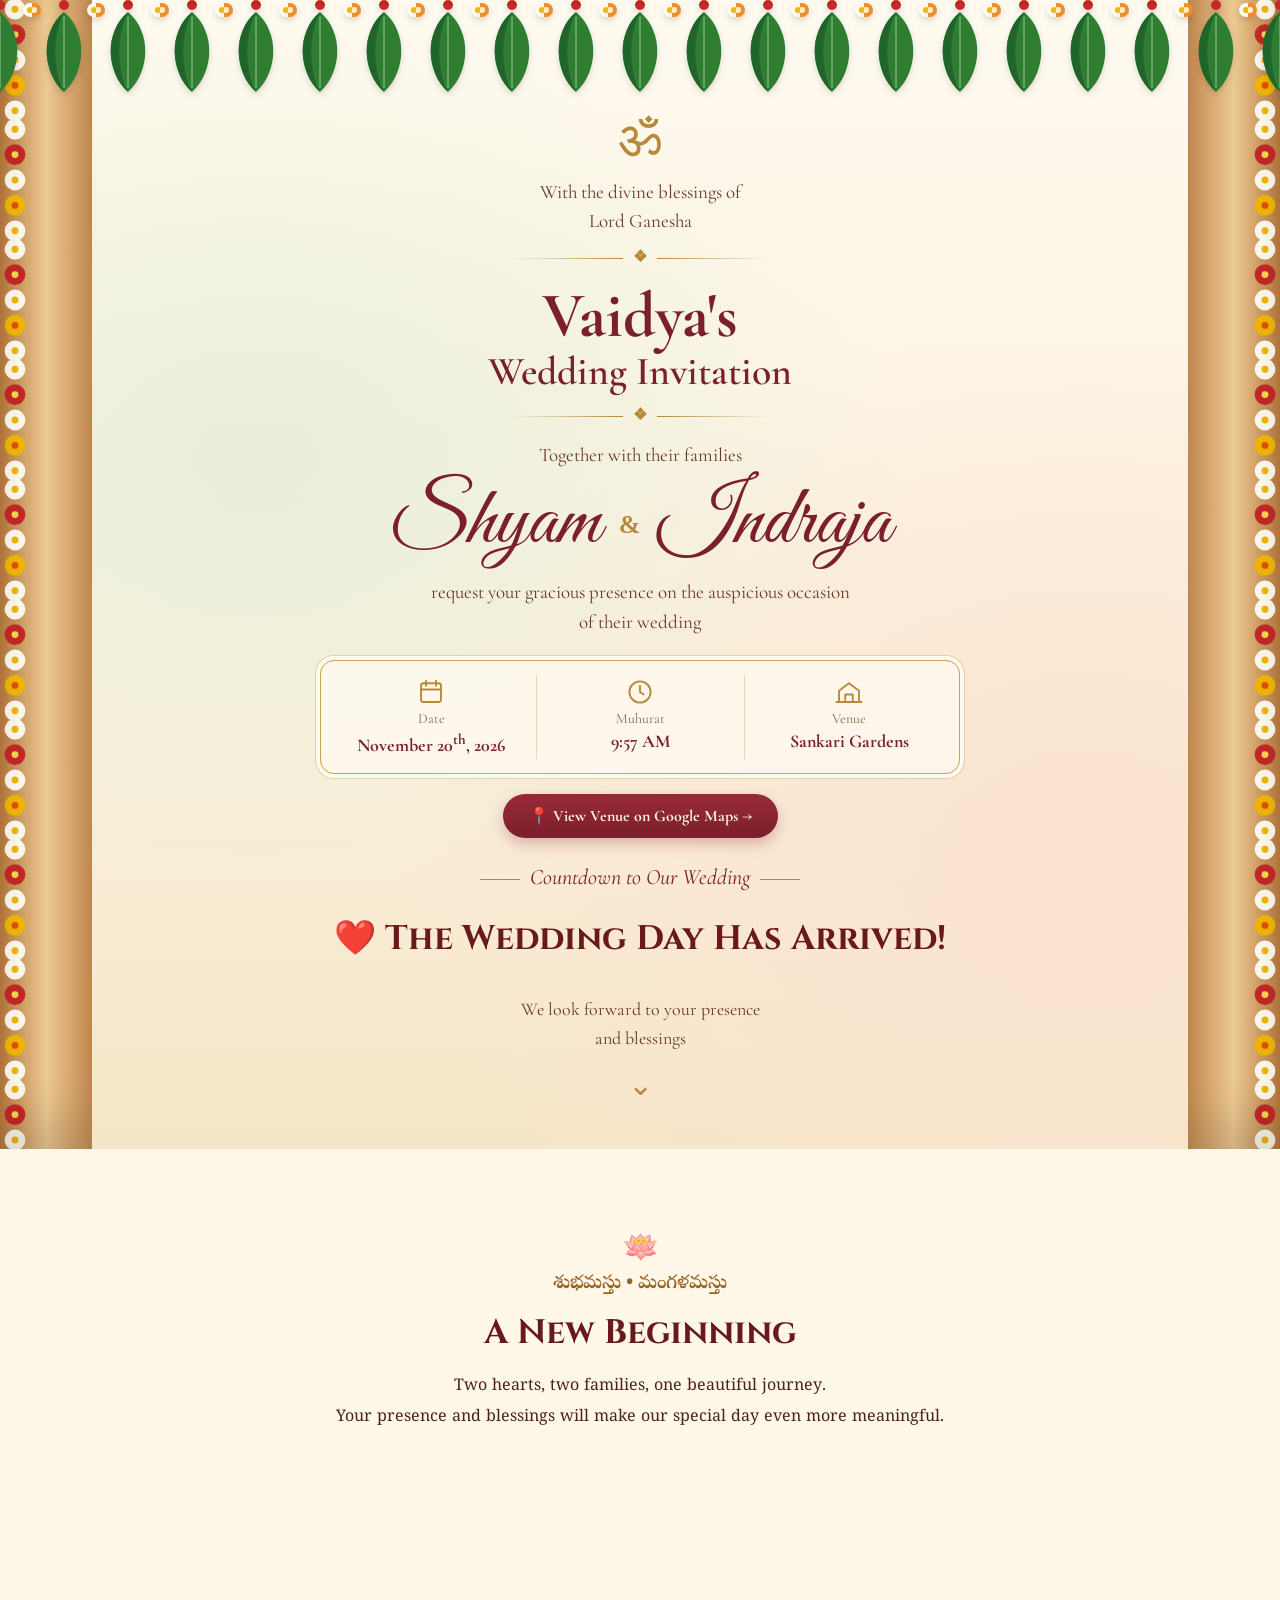
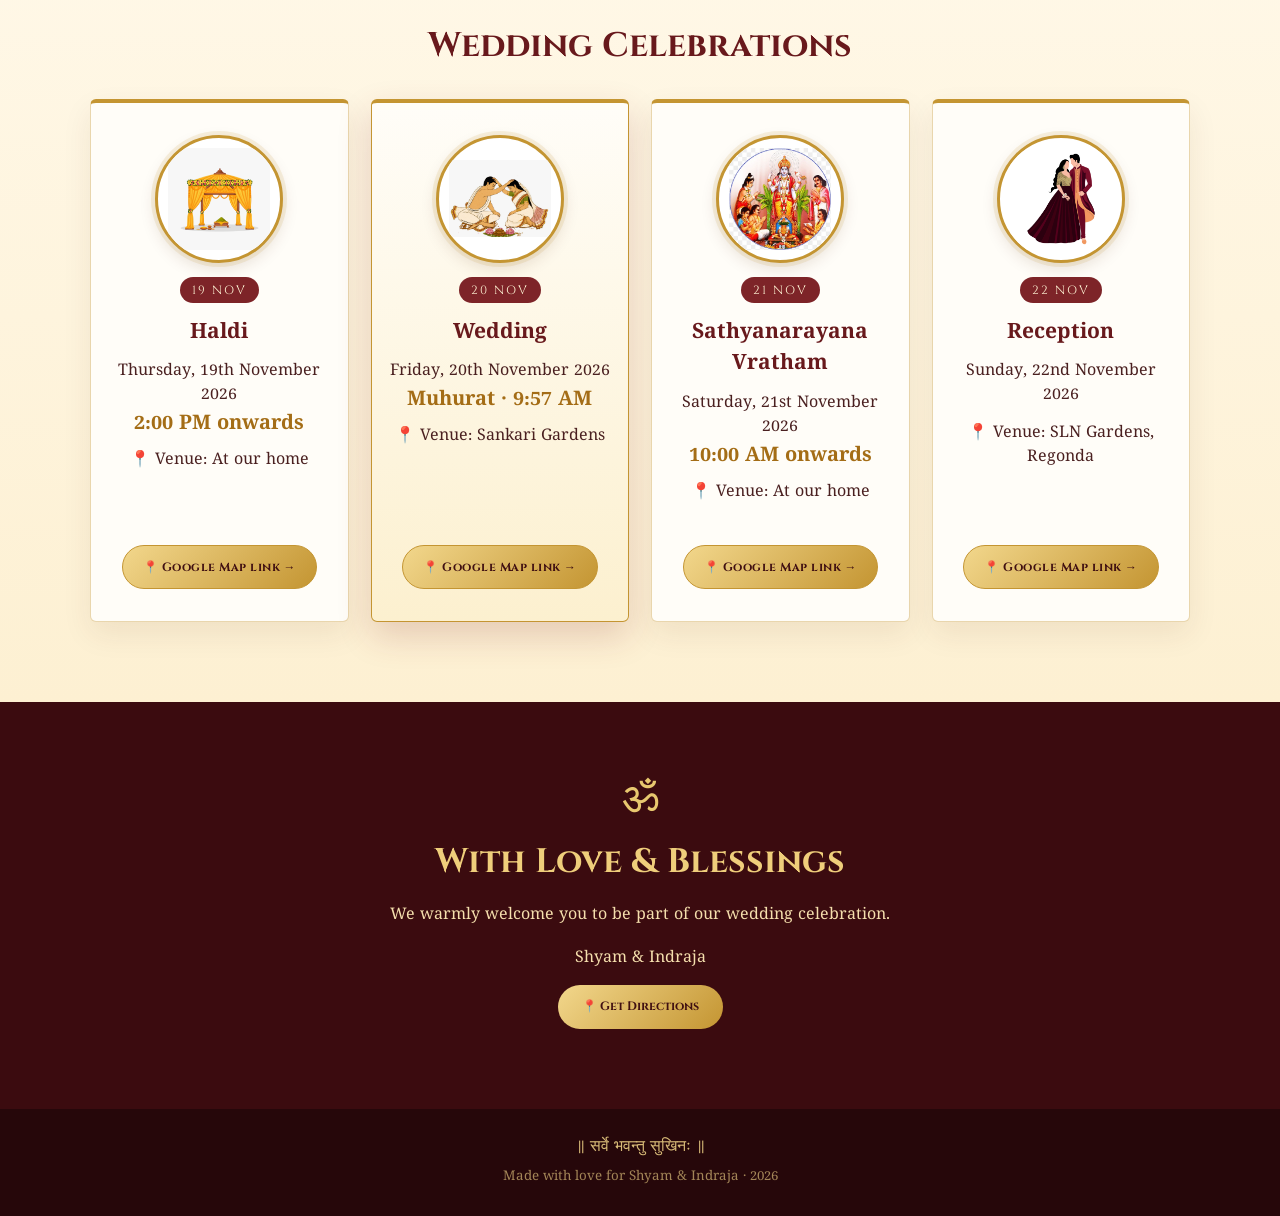
<file: index.html>
<!doctype html>
<html lang="en">
<head>
<meta charset="utf-8">
<meta name="viewport" content="width=device-width,initial-scale=1,viewport-fit=cover">
<title>Vaidya's Wedding Invitation </title>
<meta name="theme-color" content="#4a0c11">
<link rel="preconnect" href="https://fonts.googleapis.com">
<link rel="preconnect" href="https://fonts.gstatic.com" crossorigin>
<link href="https://fonts.googleapis.com/css2?family=Cinzel:wght@500;700&family=Cormorant+Garamond:wght@500;600;700&family=Great+Vibes&family=Noto+Serif+Telugu:wght@400;600;700&display=swap" rel="stylesheet">
<link rel="stylesheet" href="style.css">
</head>
<body>
<header class="hero">
  <div class="toran" aria-hidden="true"></div>
  <span class="pillar left" aria-hidden="true"></span>
  <span class="pillar right" aria-hidden="true"></span>

  <div class="om">ॐ</div>
  <p class="blessing">With the divine blessings of<br>Lord Ganesha</p>
  <div class="divider" aria-hidden="true"><i></i><b>❖</b><i></i></div>
  <h1>Vaidya's<small>Wedding Invitation</small></h1>
  <div class="divider" aria-hidden="true"><i></i><b>❖</b><i></i></div>
  <p class="together">Together with their families</p>
  <div class="couple"><span>Shyam</span><b>&amp;</b><span>Indraja</span></div>
  <p class="request">request your gracious presence on the auspicious occasion<br>of their wedding</p>

  <div class="details">
    <div>
      <svg viewBox="0 0 24 24" aria-hidden="true"><rect x="4" y="5" width="16" height="15" rx="2"/><path d="M4 10h16M8 3v4M16 3v4"/></svg>
      <small>Date</small><strong>November 20<sup>th</sup>, 2026</strong>
    </div>
    <div>
      <svg viewBox="0 0 24 24" aria-hidden="true"><circle cx="12" cy="12" r="8.5"/><path d="M12 7v5l3 2"/></svg>
      <small>Muhurat</small><strong>9:57 AM</strong>
    </div>
    <div>
      <svg viewBox="0 0 24 24" aria-hidden="true"><path d="M4 20V11l8-6 8 6v9M9 20v-6h6v6M2 20h20"/></svg>
      <small>Venue</small><strong>Sankari Gardens</strong>
    </div>
  </div>


  <a class="btn-maroon" href="https://www.google.com/maps?cid=8638041957849845384" target="_blank" rel="noopener">📍 View Venue on Google Maps →</a>

  <div class="cd-title"><span>Countdown to Our Wedding</span></div>
  <div id="countdown" class="countdown">
    <div><b id="days">--</b><small>Days</small></div>
    <div><b id="hours">--</b><small>Hours</small></div>
    <div><b id="minutes">--</b><small>Minutes</small></div>
    <div><b id="seconds">--</b><small>Seconds</small></div>
  </div>
  <p class="look">We look forward to your presence<br>and blessings</p>
  <a class="scroll" href="#events" aria-label="Scroll to events">⌄</a>
</header>

<main>
  <section class="reveal">
    <div class="lotus">🪷</div>
    <div class="telugu">శుభమస్తు • మంగళమస్తు</div>
    <h2>A New Beginning</h2>
    <p>Two hearts, two families, one beautiful journey.<br>
    Your presence and blessings will make our special day even more meaningful.</p>
  </section>

  <section id="events" class="events">
    <h2>Wedding Celebrations</h2>
    <div class="timeline">

      <article class="reveal">
        <div class="icon"><img src="assets/haldi.jpeg" alt="Haldi"></div>
        <span class="day">19 NOV</span>
        <h3>Haldi</h3>
        <p class="when">Thursday, 19th November 2026</p>
        <em>2:00 PM onwards</em>
        <p class="venue">📍 Venue: At our home</p>
        <a class="map-link" href="https://maps.app.goo.gl/aBhwWXDkzwVjXyqE9" target="_blank" rel="noopener">📍 Google Map link →</a>
      </article>

      <article class="reveal featured">
        <div class="icon"><img src="assets/wedding.jpeg" alt="Wedding"></div>
        <span class="day">20 NOV</span>
        <h3>Wedding</h3>
        <p class="when">Friday, 20th November 2026</p>
        <em>Muhurat · 9:57 AM</em>
        <p class="venue">📍 Venue: Sankari Gardens</p>
        <a class="map-link" href="https://www.google.com/maps?cid=8638041957849845384" target="_blank" rel="noopener">📍 Google Map link →</a>
      </article>

      <article class="reveal">
        <div class="icon"><img src="assets/sathyanarayana-vratham.jpeg" alt="Sathyanarayana Vratham"></div>
        <span class="day">21 NOV</span>
        <h3>Sathyanarayana Vratham</h3>
        <p class="when">Saturday, 21st November 2026</p>
        <em>10:00 AM onwards</em>
        <p class="venue">📍 Venue: At our home</p>
        <a class="map-link" href="https://maps.app.goo.gl/aBhwWXDkzwVjXyqE9" target="_blank" rel="noopener">📍 Google Map link →</a>
      </article>

      <article class="reveal">
        <div class="icon"><img src="assets/reception.jpeg" alt="Reception"></div>
        <span class="day">22 NOV</span>
        <h3>Reception</h3>
        <p class="when">Sunday, 22nd November 2026</p>
        <p class="venue">📍 Venue: SLN Gardens, Regonda</p>
        <a class="map-link" href="https://www.google.com/maps?cid=17077919046177103918" target="_blank" rel="noopener">📍 Google Map link →</a>
      </article>

    </div>
  </section>


  <section class="closing reveal">
    <div class="om">ॐ</div>
    <h2>With Love &amp; Blessings</h2>
    <p>We warmly welcome you to be part of our wedding celebration.</p>
    <div class="names">Shyam &amp; Indraja</div>
    <a class="btn" href="https://maps.app.goo.gl/aBhwWXDkzwVjXyqE9" target="_blank" rel="noopener">📍 Get Directions</a>
  </section>
</main>

<footer>॥ सर्वे भवन्तु सुखिनः ॥<br><small>Made with love for Shyam &amp; Indraja · 2026</small></footer>
<script src="script.js"></script>
</body>
</html>
</file>
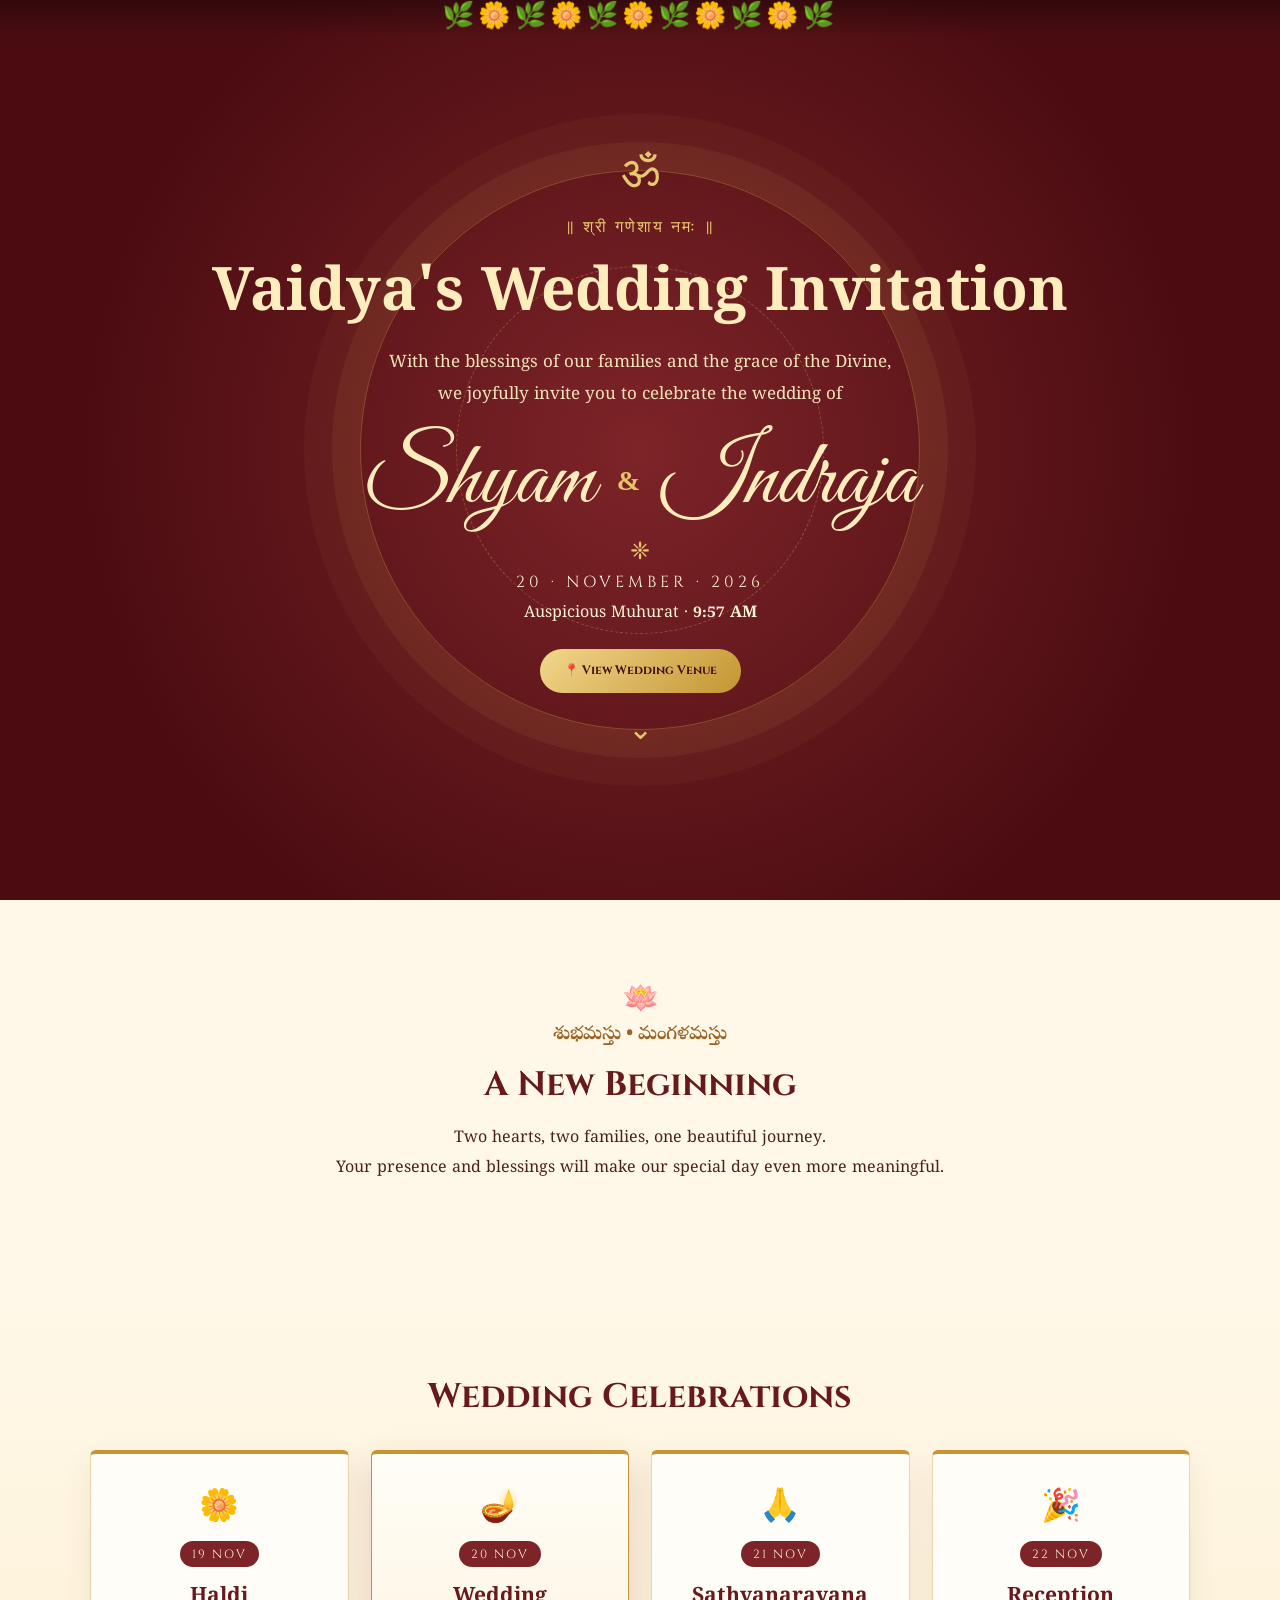
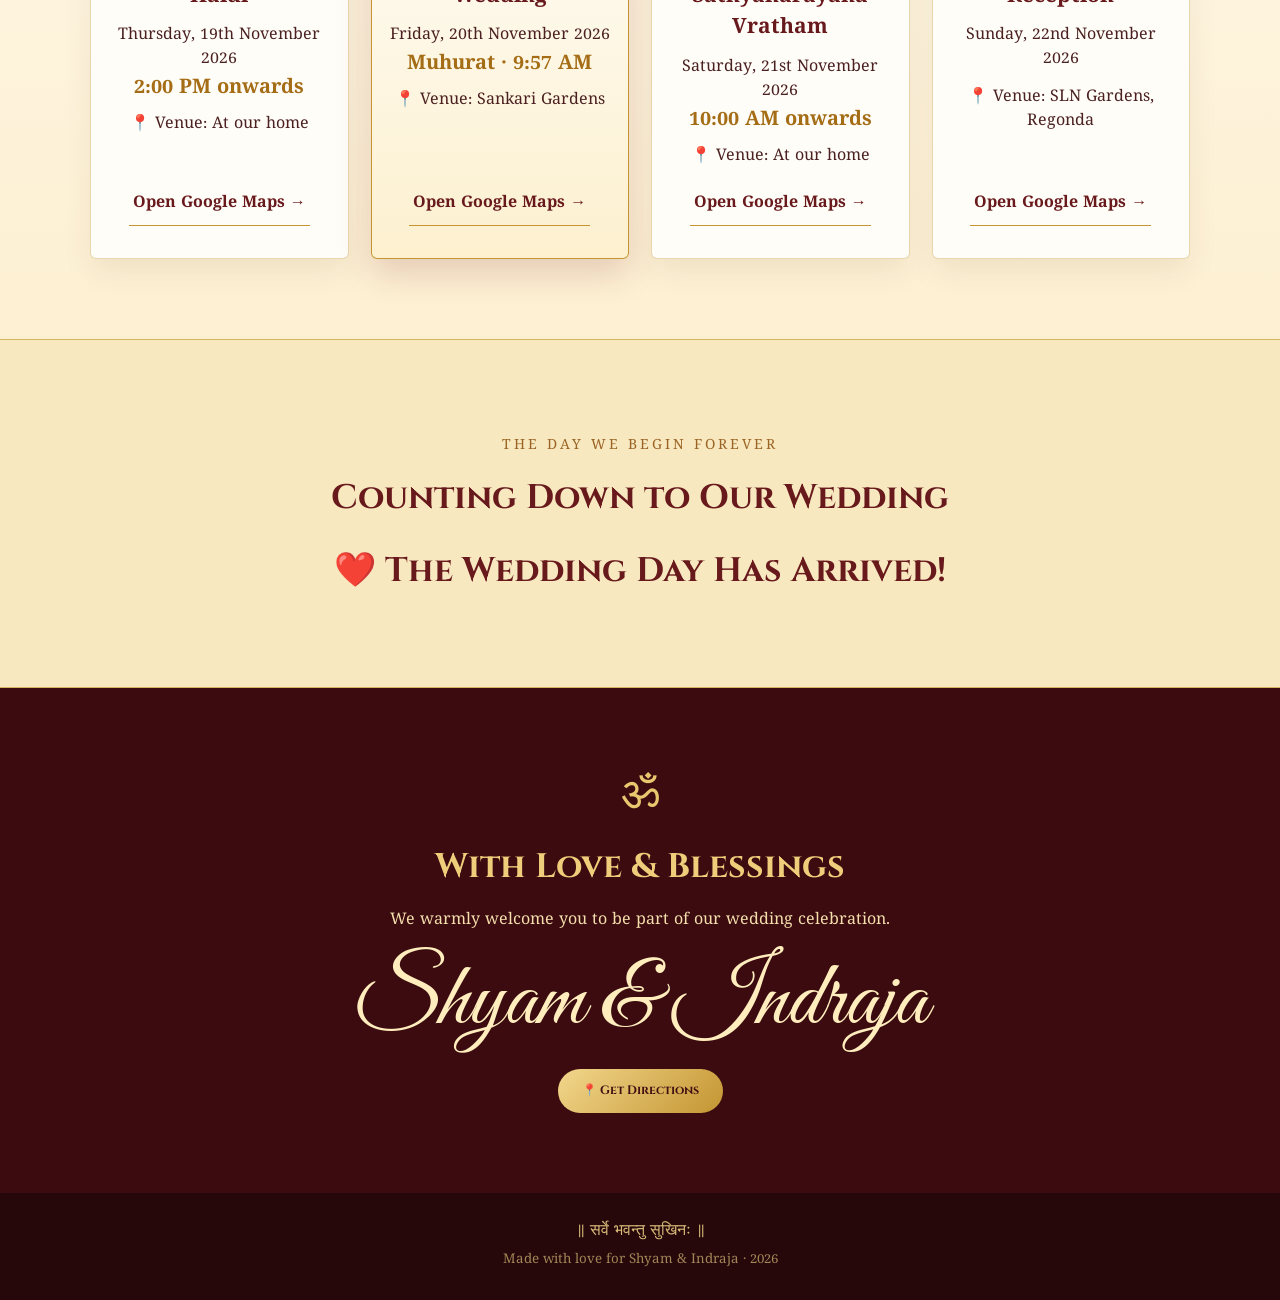
<file: vaidya_wedding_invitation/index.html>
<!doctype html>
<html lang="en">
<head>
<meta charset="utf-8">
<meta name="viewport" content="width=device-width,initial-scale=1,viewport-fit=cover">
<title>Vaidya's Wedding Invitation </title>
<meta name="theme-color" content="#4a0c11">
<link rel="preconnect" href="https://fonts.googleapis.com">
<link rel="preconnect" href="https://fonts.gstatic.com" crossorigin>
<link href="https://fonts.googleapis.com/css2?family=Cinzel:wght@500;700&family=Great+Vibes&family=Noto+Serif+Telugu:wght@400;600;700&display=swap" rel="stylesheet">
<link rel="stylesheet" href="style.css">
</head>
<body>
<header class="hero">
  <div class="mandala"></div>
  <div class="toran" aria-hidden="true">🌿🌼🌿🌼🌿🌼🌿🌼🌿🌼🌿</div>
  <div class="om">ॐ</div>
  <p class="shloka">॥ श्री गणेशाय नमः ॥</p>
  <h1>Vaidya's Wedding Invitation</h1>
  <div class="intro">With the blessings of our families and the grace of the Divine,<br>we joyfully invite you to celebrate the wedding of</div>
  <div class="couple"><span>Shyam</span><b>&amp;</b><span>Indraja</span></div>
  <div class="ornament">❈</div>
  <div class="date">20 · NOVEMBER · 2026</div>
  <div class="muhurat">Auspicious Muhurat · <strong>9:57 AM</strong></div>
  <a class="btn" href="https://maps.app.goo.gl/aBhwWXDkzwVjXyqE9" target="_blank" rel="noopener">📍 View Wedding Venue</a>
  <a class="scroll" href="#events" aria-label="Scroll to events">⌄</a>
</header>

<main>
  <section class="reveal">
    <div class="lotus">🪷</div>
    <div class="telugu">శుభమస్తు • మంగళమస్తు</div>
    <h2>A New Beginning</h2>
    <p>Two hearts, two families, one beautiful journey.<br>
    Your presence and blessings will make our special day even more meaningful.</p>
  </section>

  <section id="events" class="events">
    <h2>Wedding Celebrations</h2>
    <div class="timeline">

      <article class="reveal">
        <div class="icon">🌼</div>
        <span class="day">19 NOV</span>
        <h3>Haldi</h3>
        <p class="when">Thursday, 19th November 2026</p>
        <em>2:00 PM onwards</em>
        <p class="venue">📍 Venue: At our home</p>
        <a href="https://maps.app.goo.gl/REPLACE_HALDI_LINK" target="_blank" rel="noopener">Open Google Maps →</a>
      </article>

      <article class="reveal featured">
        <div class="icon">🪔</div>
        <span class="day">20 NOV</span>
        <h3>Wedding</h3>
        <p class="when">Friday, 20th November 2026</p>
        <em>Muhurat · 9:57 AM</em>
        <p class="venue">📍 Venue: Sankari Gardens</p>
        <a href="https://maps.app.goo.gl/aBhwWXDkzwVjXyqE9" target="_blank" rel="noopener">Open Google Maps →</a>
      </article>

      <article class="reveal">
        <div class="icon">🙏</div>
        <span class="day">21 NOV</span>
        <h3>Sathyanarayana Vratham</h3>
        <p class="when">Saturday, 21st November 2026</p>
        <em>10:00 AM onwards</em>
        <p class="venue">📍 Venue: At our home</p>
        <a href="https://maps.app.goo.gl/REPLACE_VRATHAM_LINK" target="_blank" rel="noopener">Open Google Maps →</a>
      </article>

      <article class="reveal">
        <div class="icon">🎉</div>
        <span class="day">22 NOV</span>
        <h3>Reception</h3>
        <p class="when">Sunday, 22nd November 2026</p>
        <p class="venue">📍 Venue: SLN Gardens, Regonda</p>
        <a href="https://maps.app.goo.gl/REPLACE_RECEPTION_LINK" target="_blank" rel="noopener">Open Google Maps →</a>
      </article>

    </div>
  </section>

  <section class="count reveal">
    <p>THE DAY WE BEGIN FOREVER</p>
    <h2>Counting Down to Our Wedding</h2>
    <div id="countdown" class="countdown">
      <div><b id="days">--</b><small>Days</small></div>
      <div><b id="hours">--</b><small>Hours</small></div>
      <div><b id="minutes">--</b><small>Minutes</small></div>
      <div><b id="seconds">--</b><small>Seconds</small></div>
    </div>
  </section>

  <section class="closing reveal">
    <div class="om">ॐ</div>
    <h2>With Love &amp; Blessings</h2>
    <p>We warmly welcome you to be part of our wedding celebration.</p>
    <div class="names">Shyam &amp; Indraja</div>
    <a class="btn" href="https://maps.app.goo.gl/aBhwWXDkzwVjXyqE9" target="_blank" rel="noopener">📍 Get Directions</a>
  </section>
</main>

<footer>॥ सर्वे भवन्तु सुखिनः ॥<br><small>Made with love for Shyam &amp; Indraja · 2026</small></footer>
<script src="script.js"></script>
</body>
</html>
</file>
<file: style.css>
*{box-sizing:border-box}
html{scroll-behavior:smooth;-webkit-text-size-adjust:100%}
body{margin:0;text-align:center;color:#4a2020;background:#fff8e8;font-family:'Noto Serif Telugu',Georgia,serif;overflow-x:hidden;padding-left:env(safe-area-inset-left);padding-right:env(safe-area-inset-right)}
img,svg{max-width:100%}
.hero{--maroon:#7a1f2b;--gold:#b8893a;min-height:100vh;min-height:100svh;display:flex;flex-direction:column;justify-content:flex-start;align-items:center;padding:clamp(90px,14vw,120px) clamp(44px,11vw,130px) 40px;position:relative;overflow:hidden;color:var(--maroon);background:radial-gradient(ellipse at 20% 40%,#e9efd9 0,transparent 45%),radial-gradient(ellipse at 85% 75%,#fbe3d0 0,transparent 45%),linear-gradient(#fffaf0,#fbf1dd 60%,#f6e6c8)}
.hero>*{position:relative}
.toran{position:absolute!important;top:0;left:0;right:0;height:clamp(60px,11vw,96px);background:url("data:image/svg+xml,%3Csvg xmlns=%22http://www.w3.org/2000/svg%22 width=%2264%22 height=%2296%22 viewBox=%220 0 64 96%22%3E%3Cpath d=%22M32 12C8 32 10 72 32 92C54 72 56 32 32 12Z%22 fill=%22%232f7d32%22/%3E%3Cpath d=%22M32 12C8 32 10 72 32 92C21 70 20 36 32 12Z%22 fill=%22%231f6428%22/%3E%3Cpath d=%22M32 16V88%22 stroke=%22%23a5d6a7%22 stroke-width=%221.2%22 opacity=%22.7%22/%3E%3Ccircle cx=%222%22 cy=%2210%22 r=%227%22 fill=%22%23f28c28%22/%3E%3Ccircle cx=%222%22 cy=%2210%22 r=%223%22 fill=%22%23fff3c4%22/%3E%3Ccircle cx=%2262%22 cy=%2210%22 r=%227%22 fill=%22%23fffaf0%22/%3E%3Ccircle cx=%2262%22 cy=%2210%22 r=%223%22 fill=%22%23f2b705%22/%3E%3Ccircle cx=%2232%22 cy=%225%22 r=%225%22 fill=%22%23c62828%22/%3E%3C/svg%3E") repeat-x top center/auto 100%;z-index:3;pointer-events:none;filter:drop-shadow(0 3px 3px #0002)}
.pillar{position:absolute!important;top:0;bottom:0;width:clamp(30px,8vw,92px);z-index:2;box-shadow:inset 0 -30px 40px #0000001f}
.pillar.left{left:0;background:url("data:image/svg+xml,%3Csvg xmlns=%22http://www.w3.org/2000/svg%22 width=%2226%22 height=%22104%22 viewBox=%220 0 26 104%22%3E%3Ccircle cx=%2213%22 cy=%228%22 r=%229%22 fill=%22%23fffaf0%22/%3E%3Ccircle cx=%2213%22 cy=%228%22 r=%223%22 fill=%22%23f2b705%22/%3E%3Ccircle cx=%2213%22 cy=%2230%22 r=%229%22 fill=%22%23c62828%22/%3E%3Ccircle cx=%2213%22 cy=%2230%22 r=%223%22 fill=%22%23ffd54f%22/%3E%3Ccircle cx=%2213%22 cy=%2252%22 r=%229%22 fill=%22%23fffaf0%22/%3E%3Ccircle cx=%2213%22 cy=%2252%22 r=%223%22 fill=%22%23f2b705%22/%3E%3Ccircle cx=%2213%22 cy=%2274%22 r=%229%22 fill=%22%23f2b705%22/%3E%3Ccircle cx=%2213%22 cy=%2274%22 r=%223%22 fill=%22%23e65100%22/%3E%3Ccircle cx=%2213%22 cy=%2296%22 r=%229%22 fill=%22%23fffaf0%22/%3E%3Ccircle cx=%2213%22 cy=%2296%22 r=%223%22 fill=%22%23f2b705%22/%3E%3C/svg%3E") repeat-y left top/clamp(14px,3vw,30px) auto,linear-gradient(90deg,#b97a3e,#ecc993 50%,#c98f52)}
.pillar.right{right:0;background:url("data:image/svg+xml,%3Csvg xmlns=%22http://www.w3.org/2000/svg%22 width=%2226%22 height=%22104%22 viewBox=%220 0 26 104%22%3E%3Ccircle cx=%2213%22 cy=%228%22 r=%229%22 fill=%22%23fffaf0%22/%3E%3Ccircle cx=%2213%22 cy=%228%22 r=%223%22 fill=%22%23f2b705%22/%3E%3Ccircle cx=%2213%22 cy=%2230%22 r=%229%22 fill=%22%23c62828%22/%3E%3Ccircle cx=%2213%22 cy=%2230%22 r=%223%22 fill=%22%23ffd54f%22/%3E%3Ccircle cx=%2213%22 cy=%2252%22 r=%229%22 fill=%22%23fffaf0%22/%3E%3Ccircle cx=%2213%22 cy=%2252%22 r=%223%22 fill=%22%23f2b705%22/%3E%3Ccircle cx=%2213%22 cy=%2274%22 r=%229%22 fill=%22%23f2b705%22/%3E%3Ccircle cx=%2213%22 cy=%2274%22 r=%223%22 fill=%22%23e65100%22/%3E%3Ccircle cx=%2213%22 cy=%2296%22 r=%229%22 fill=%22%23fffaf0%22/%3E%3Ccircle cx=%2213%22 cy=%2296%22 r=%223%22 fill=%22%23f2b705%22/%3E%3C/svg%3E") repeat-y right top/clamp(14px,3vw,30px) auto,linear-gradient(270deg,#b97a3e,#ecc993 50%,#c98f52)}
.om{font-size:clamp(34px,7vw,52px);color:var(--gold);line-height:1;margin-bottom:6px}
.blessing{margin:0!important;font-family:'Cormorant Garamond',serif;font-size:clamp(14px,3.6vw,19px);line-height:1.5!important;color:#6b3a2a}
.divider{display:flex;align-items:center;justify-content:center;gap:10px;color:var(--gold);margin:12px 0;width:min(260px,70%)}
.divider i{flex:1;height:1px;background:linear-gradient(90deg,transparent,var(--gold))}
.divider i:last-child{background:linear-gradient(270deg,transparent,var(--gold))}
.hero h1{font-family:'Cormorant Garamond',serif;font-weight:700;font-size:clamp(40px,10vw,64px);margin:0;color:var(--maroon);line-height:1.05}
.hero h1 small{display:block;font-family:'Cormorant Garamond',serif;font-weight:600;font-size:.62em;letter-spacing:0;text-transform:none;color:var(--maroon);margin-top:2px}
.together,.request{font-family:'Cormorant Garamond',serif;font-size:clamp(14px,3.6vw,19px);color:#6b3a2a;margin:0!important;line-height:1.6!important}
.couple{display:flex;gap:clamp(8px,2vw,18px);align-items:center;justify-content:center;flex-wrap:nowrap;margin:6px 0 4px}
.couple span{font-family:'Great Vibes',cursive;font-size:clamp(44px,11vw,84px);color:var(--maroon);line-height:1.15}
.couple b{font-family:Georgia,serif;font-size:clamp(16px,3.5vw,26px);color:var(--gold)}
.details{display:grid;grid-template-columns:repeat(3,1fr);width:min(100%,640px);margin:22px 0 20px;padding:14px 6px;border:1px solid #c9a35a;border-radius:14px;background:#fffaf0cc;box-shadow:0 0 0 4px #fffaf0,0 0 0 5px #c9a35a66}
.details>div{display:flex;flex-direction:column;align-items:center;gap:3px;padding:2px 8px;border-left:1px solid #c9a35a66}
.details>div:first-child{border-left:0}
.details svg{width:clamp(22px,5vw,30px);height:clamp(22px,5vw,30px);fill:none;stroke:var(--gold);stroke-width:1.5;stroke-linecap:round;stroke-linejoin:round}
.details small{font-family:'Cormorant Garamond',serif;font-size:clamp(11px,2.8vw,14px);color:#8a6a4a}
.details strong{font-family:'Cormorant Garamond',serif;font-size:clamp(13px,3.4vw,18px);font-weight:700;color:var(--maroon);line-height:1.3}
.btn-maroon{display:inline-flex;align-items:center;justify-content:center;min-height:44px;padding:11px 26px;border-radius:30px;background:linear-gradient(#9a2a38,#7a1f2b);color:#fff4e0;text-decoration:none;font-family:'Cormorant Garamond',serif;font-weight:700;font-size:clamp(13px,3.4vw,16px);box-shadow:0 6px 14px #7a1f2b44;transition:transform .2s}
.btn-maroon:hover{transform:translateY(-2px)}
.cd-title{margin:26px 0 12px;font-family:'Cormorant Garamond',serif;font-style:italic;font-size:clamp(16px,4vw,22px);color:var(--maroon)}
.cd-title span:before,.cd-title span:after{content:'';display:inline-block;width:clamp(18px,6vw,40px);height:1px;background:var(--gold);vertical-align:middle;margin:0 10px}
.countdown{display:flex;justify-content:center;gap:clamp(6px,2vw,12px);flex-wrap:nowrap}
.countdown>div{width:clamp(58px,17vw,84px);padding:10px 4px;background:#fffaf0cc;border:1px solid #c9a35a;border-radius:8px;box-shadow:inset 0 0 0 3px #fffaf0,inset 0 0 0 4px #c9a35a44}
.countdown b{display:block;font-family:'Cormorant Garamond',serif;font-size:clamp(22px,6vw,30px);color:var(--maroon);line-height:1.1}
.countdown small{font-family:'Cormorant Garamond',serif;font-size:clamp(10px,2.6vw,12px);color:#8a6a4a}
.look{font-family:'Cormorant Garamond',serif;font-size:clamp(14px,3.6vw,18px);color:#6b3a2a;margin:20px 0 0!important;line-height:1.6!important}
.scroll{margin-top:14px;color:var(--gold);font-size:30px;text-decoration:none;animation:bob 1.8s ease-in-out infinite}
@keyframes bob{50%{transform:translateY(6px)}}
.btn{display:inline-block;padding:13px 24px;border-radius:30px;text-decoration:none;color:#401012;background:linear-gradient(135deg,#f2d78c,#c49532);font-family:Cinzel,serif;font-size:12px;font-weight:700;min-height:44px;transition:transform .2s}
.btn:hover{transform:translateY(-2px)}
section{padding:clamp(50px,9vw,80px) clamp(16px,4vw,24px)}
.lotus{font-size:30px}
.telugu{color:#9a6424;font-size:clamp(16px,4vw,19px);font-weight:600}
h2{font-family:Cinzel,serif;color:#68191c;font-size:clamp(22px,5vw,34px);margin:.4em 0}
section p{line-height:1.9;max-width:640px;margin-left:auto;margin-right:auto}

/* Events timeline */
.events{background:linear-gradient(#fff8e8,#fdf0d2)}
.timeline{display:grid;grid-template-columns:repeat(auto-fit,minmax(min(100%,250px),1fr));gap:22px;max-width:1100px;margin:30px auto 0}
.timeline article{height:100%;background:#fffdf8;border:1px solid #c89b3c66;border-top:4px solid #c49532;padding:32px 18px;box-shadow:0 12px 30px #51250f14;border-radius:6px;display:flex;flex-direction:column;align-items:center}
.timeline article.featured{background:linear-gradient(#fffdf8,#fcf0cf);border-color:#c49532;box-shadow:0 14px 34px #7d242830}
.icon{width:128px;height:128px;border-radius:50%;background:#fff;border:3px solid #c49532;box-shadow:0 0 0 4px #c4953222,0 6px 16px #51250f22;display:flex;align-items:center;justify-content:center;overflow:hidden;flex-shrink:0;margin-bottom:4px}
.icon img{width:100%;height:100%;object-fit:contain;padding:10px;display:block}
.day{font-family:Cinzel,serif;letter-spacing:2px;font-size:12px;color:#fff4d5;background:#7d2428;padding:5px 12px;border-radius:20px;margin:10px 0}
.timeline h3{margin:6px 0;font-size:clamp(18px,4.5vw,21px);color:#68191c;line-height:1.5}
.timeline h3 small{display:block;font-family:Cinzel,serif;font-size:13px;letter-spacing:1px;color:#9a6424}
.timeline .when{margin:4px 0;line-height:1.5}
.timeline em{font-style:normal;color:#a46d16;font-weight:700;font-size:clamp(17px,4vw,20px)}
.timeline .venue{margin:10px 0 16px;line-height:1.5;flex:1;min-height:3em}
.timeline .map-link{display:inline-flex;align-items:center;justify-content:center;gap:4px;margin-top:auto;min-height:44px;padding:10px 20px;border-radius:30px;border:1px solid #c49532;background:linear-gradient(135deg,#f2d78c,#c49532);color:#401012;font-family:Cinzel,serif;font-size:12px;font-weight:700;letter-spacing:.5px;text-decoration:none;transition:transform .2s,box-shadow .2s}
.timeline .map-link:hover{transform:translateY(-2px);box-shadow:0 6px 14px #7d242830}

.closing{background:#3b0b0f;color:#f5dfad}
.closing .om{font-size:44px;color:#e8c86f}
.closing h2{color:#efce7b}
.closing p{color:#f5dfad}
.closing .btn{margin-top:15px}
footer{background:#26070a;color:#d8bb78;padding:25px 16px calc(25px + env(safe-area-inset-bottom));line-height:1.8}
footer small{opacity:.7}

/* Scroll reveal */
.reveal{opacity:0;transform:translateY(24px);transition:opacity .8s ease,transform .8s ease}
.reveal.in{opacity:1;transform:none}

@media(max-width:650px){.timeline article{padding:26px 16px}}
@media(min-width:1000px){.timeline{grid-template-columns:repeat(4,1fr)}}
@media(max-height:560px) and (orientation:landscape){.hero{min-height:auto}}
@media(prefers-reduced-motion:reduce){*{animation:none!important;transition:none!important}.reveal{opacity:1;transform:none}html{scroll-behavior:auto}}
@media(max-width:520px){.request br{display:none}}
</file>
<file: vaidya_wedding_invitation/style.css>
*{box-sizing:border-box}
html{scroll-behavior:smooth;-webkit-text-size-adjust:100%}
body{margin:0;text-align:center;color:#4a2020;background:#fff8e8;font-family:'Noto Serif Telugu',Georgia,serif;overflow-x:hidden;padding-left:env(safe-area-inset-left);padding-right:env(safe-area-inset-right)}
img,svg{max-width:100%}
.hero{min-height:100vh;min-height:100svh;display:flex;flex-direction:column;justify-content:center;align-items:center;padding:clamp(40px,8vh,70px) 18px;position:relative;overflow:hidden;color:#fff4d5;background:radial-gradient(circle,#7d2428,#4a0c11 72%)}
.hero>*{position:relative}
.mandala{position:absolute!important;width:min(85vw,560px);aspect-ratio:1;border:1px solid #d9b45b55;border-radius:50%;box-shadow:0 0 0 clamp(14px,3vw,28px) #d9b45b12,0 0 0 clamp(28px,6vw,56px) #d9b45b0a;animation:spin 90s linear infinite}
.mandala:after{content:'';position:absolute;inset:17%;border:1px dashed #d9b45b55;border-radius:50%}
@keyframes spin{to{transform:rotate(360deg)}}
.toran{position:absolute!important;top:0;left:0;right:0;padding-top:env(safe-area-inset-top);font-size:clamp(16px,4vw,26px);white-space:nowrap;overflow:hidden;letter-spacing:4px;background:linear-gradient(#26070aaa,transparent)}
.om{font-size:clamp(34px,6vw,46px);color:#e8c86f}
.shloka{letter-spacing:2px;color:#e8c86f;line-height:1.8;margin:6px 0;font-size:clamp(13px,3.4vw,16px)}
.shloka span{font-size:.85em;opacity:.85}
.hero h1{font-size:clamp(34px,8vw,60px);margin:10px 0;color:#ffedbd;line-height:1.3}
.hero h1 small{display:block;font-family:Cinzel,serif;font-size:clamp(12px,3vw,18px);letter-spacing:4px;text-transform:uppercase;color:#e8c86f;margin-top:4px}
.intro{line-height:1.9;color:#f5e3bc;max-width:640px;font-size:clamp(14px,3.6vw,17px)}
.intro em{font-size:.9em;opacity:.9}
.couple{display:flex;gap:clamp(10px,3vw,22px);align-items:center;justify-content:center;flex-wrap:wrap;margin:18px 0 5px}
.couple span,.names{font-family:'Great Vibes',cursive;font-size:clamp(54px,13vw,92px);color:#ffedbd;line-height:1.1}
.couple b{font-family:Georgia;font-size:clamp(20px,4vw,28px);color:#e7c46b}
.ornament{font-size:24px;color:#e7c46b}
.date{font-family:Cinzel,serif;letter-spacing:clamp(2px,1vw,4px);font-size:clamp(13px,3.4vw,16px)}
.muhurat{margin:10px 0 24px;font-size:clamp(13px,3.4vw,16px)}
.btn{display:inline-block;padding:13px 24px;border-radius:30px;text-decoration:none;color:#401012;background:linear-gradient(135deg,#f2d78c,#c49532);font-family:Cinzel,serif;font-size:12px;font-weight:700;min-height:44px;transition:transform .2s}
.btn:hover{transform:translateY(-2px)}
.scroll{margin-top:18px;color:#e8c86f;font-size:30px;text-decoration:none;animation:bob 1.8s ease-in-out infinite}
@keyframes bob{50%{transform:translateY(6px)}}
section{padding:clamp(50px,9vw,80px) clamp(16px,4vw,24px)}
.lotus{font-size:30px}
.telugu{color:#9a6424;font-size:clamp(16px,4vw,19px);font-weight:600}
h2{font-family:Cinzel,serif;color:#68191c;font-size:clamp(22px,5vw,34px);margin:.4em 0}
section p{line-height:1.9;max-width:640px;margin-left:auto;margin-right:auto}

/* Events timeline */
.events{background:linear-gradient(#fff8e8,#fdf0d2)}
.timeline{display:grid;grid-template-columns:repeat(auto-fit,minmax(min(100%,250px),1fr));gap:22px;max-width:1100px;margin:30px auto 0}
.timeline article{background:#fffdf8;border:1px solid #c89b3c66;border-top:4px solid #c49532;padding:32px 18px;box-shadow:0 12px 30px #51250f14;border-radius:6px;display:flex;flex-direction:column;align-items:center}
.timeline article.featured{background:linear-gradient(#fffdf8,#fcf0cf);border-color:#c49532;box-shadow:0 14px 34px #7d242830}
.icon{font-size:32px}
.day{font-family:Cinzel,serif;letter-spacing:2px;font-size:12px;color:#fff4d5;background:#7d2428;padding:5px 12px;border-radius:20px;margin:10px 0}
.timeline h3{margin:6px 0;font-size:clamp(18px,4.5vw,21px);color:#68191c;line-height:1.5}
.timeline h3 small{display:block;font-family:Cinzel,serif;font-size:13px;letter-spacing:1px;color:#9a6424}
.timeline .when{margin:4px 0;line-height:1.5}
.timeline em{font-style:normal;color:#a46d16;font-weight:700;font-size:clamp(17px,4vw,20px)}
.timeline .venue{margin:10px 0 14px;line-height:1.5;flex:1}
.timeline a{color:#68191c;font-weight:700;text-decoration:none;padding:10px 4px;border-bottom:1px solid #c49532}

/* Countdown */
.count{background:#f8e8bf;border-top:1px solid #d7b55d;border-bottom:1px solid #d7b55d}
.count>p{letter-spacing:3px;color:#9a6424;font-size:clamp(11px,3vw,14px)}
.countdown{display:flex;justify-content:center;gap:clamp(8px,2vw,14px);flex-wrap:wrap}
.countdown>div{min-width:clamp(66px,20vw,95px);padding:16px 10px;background:#fffdf8;border:1px solid #c89b3c88;border-radius:6px}
.countdown b{display:block;font-family:Cinzel,serif;font-size:clamp(22px,6vw,30px);color:#68191c}
.countdown small{color:#80652e}

.closing{background:#3b0b0f;color:#f5dfad}
.closing h2{color:#efce7b}
.closing p{color:#f5dfad}
.closing .btn{margin-top:15px}
footer{background:#26070a;color:#d8bb78;padding:25px 16px calc(25px + env(safe-area-inset-bottom));line-height:1.8}
footer small{opacity:.7}

/* Scroll reveal */
.reveal{opacity:0;transform:translateY(24px);transition:opacity .8s ease,transform .8s ease}
.reveal.in{opacity:1;transform:none}

@media(max-width:650px){.couple{flex-direction:column;gap:0}.timeline article{padding:26px 16px}}
@media(min-width:1000px){.timeline{grid-template-columns:repeat(4,1fr)}}
@media(max-height:560px) and (orientation:landscape){.hero{min-height:auto}}
@media(prefers-reduced-motion:reduce){*{animation:none!important;transition:none!important}.reveal{opacity:1;transform:none}html{scroll-behavior:auto}}
</file>
